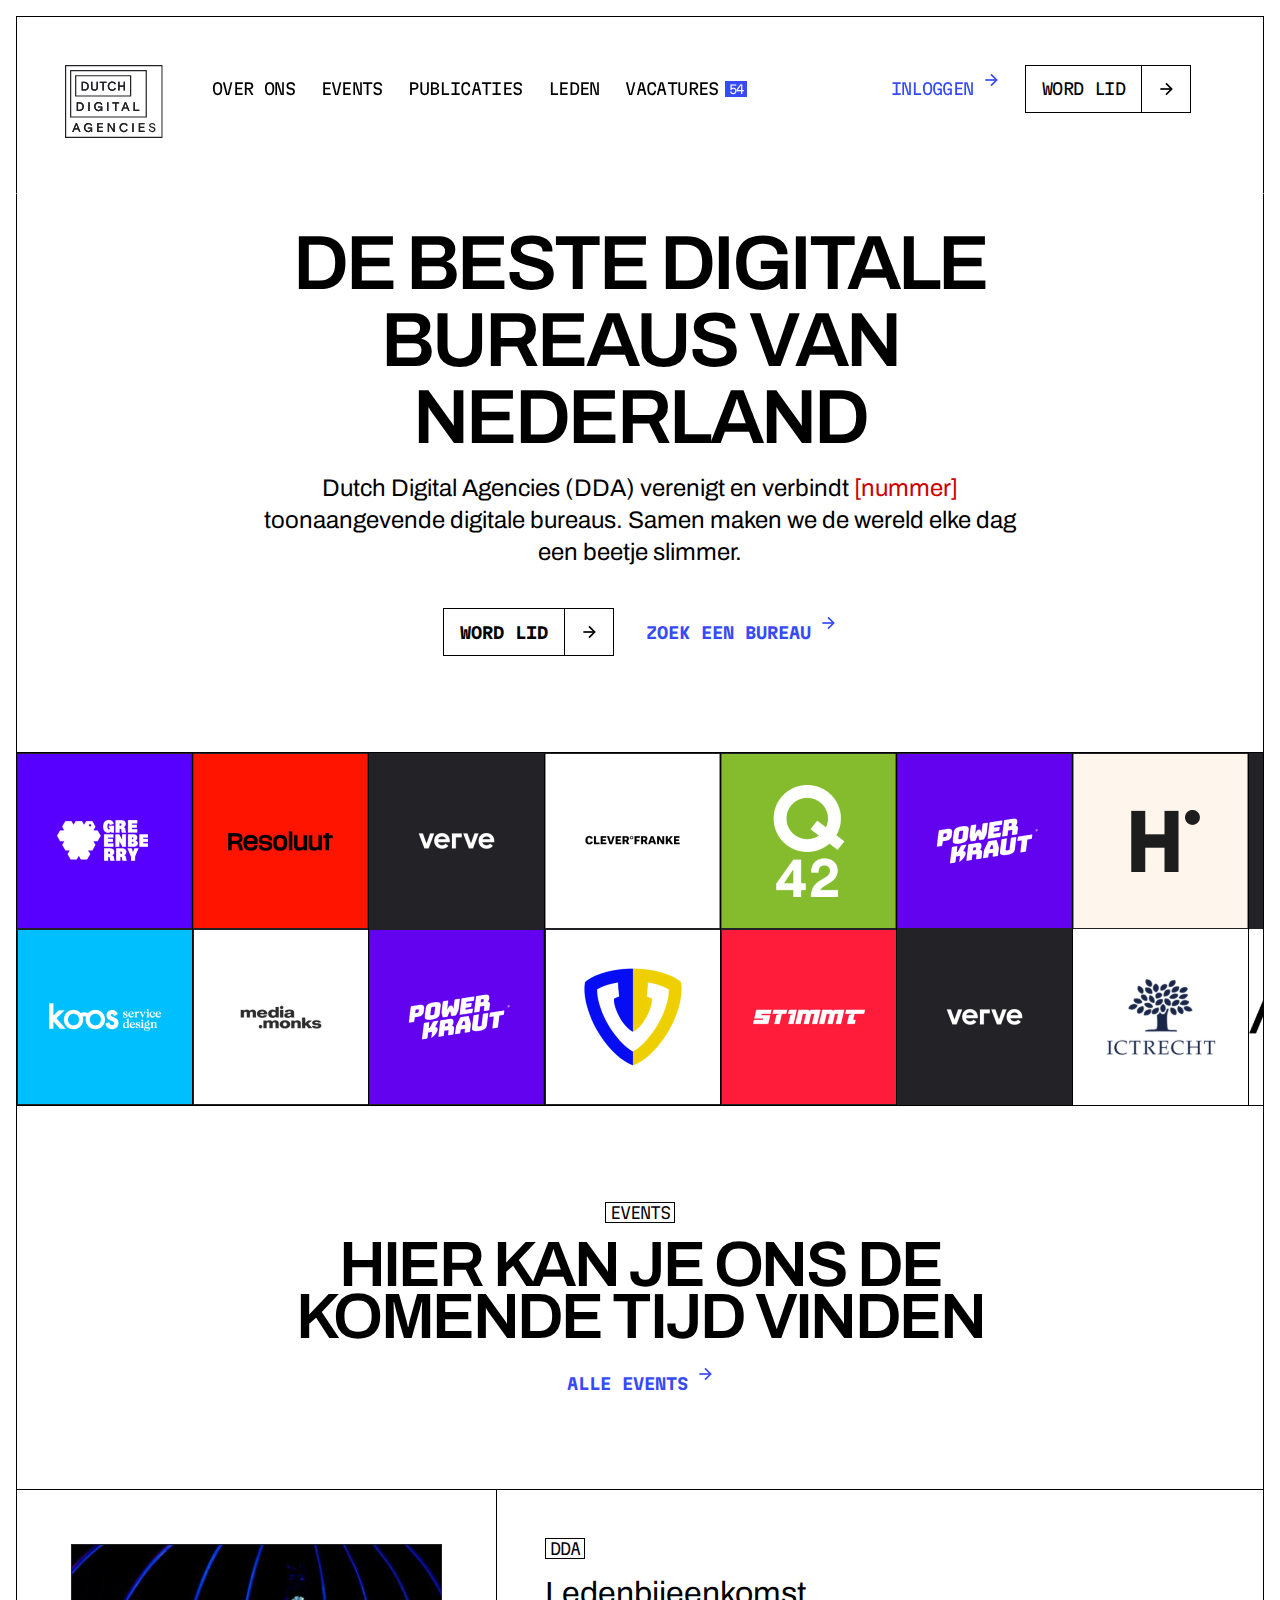
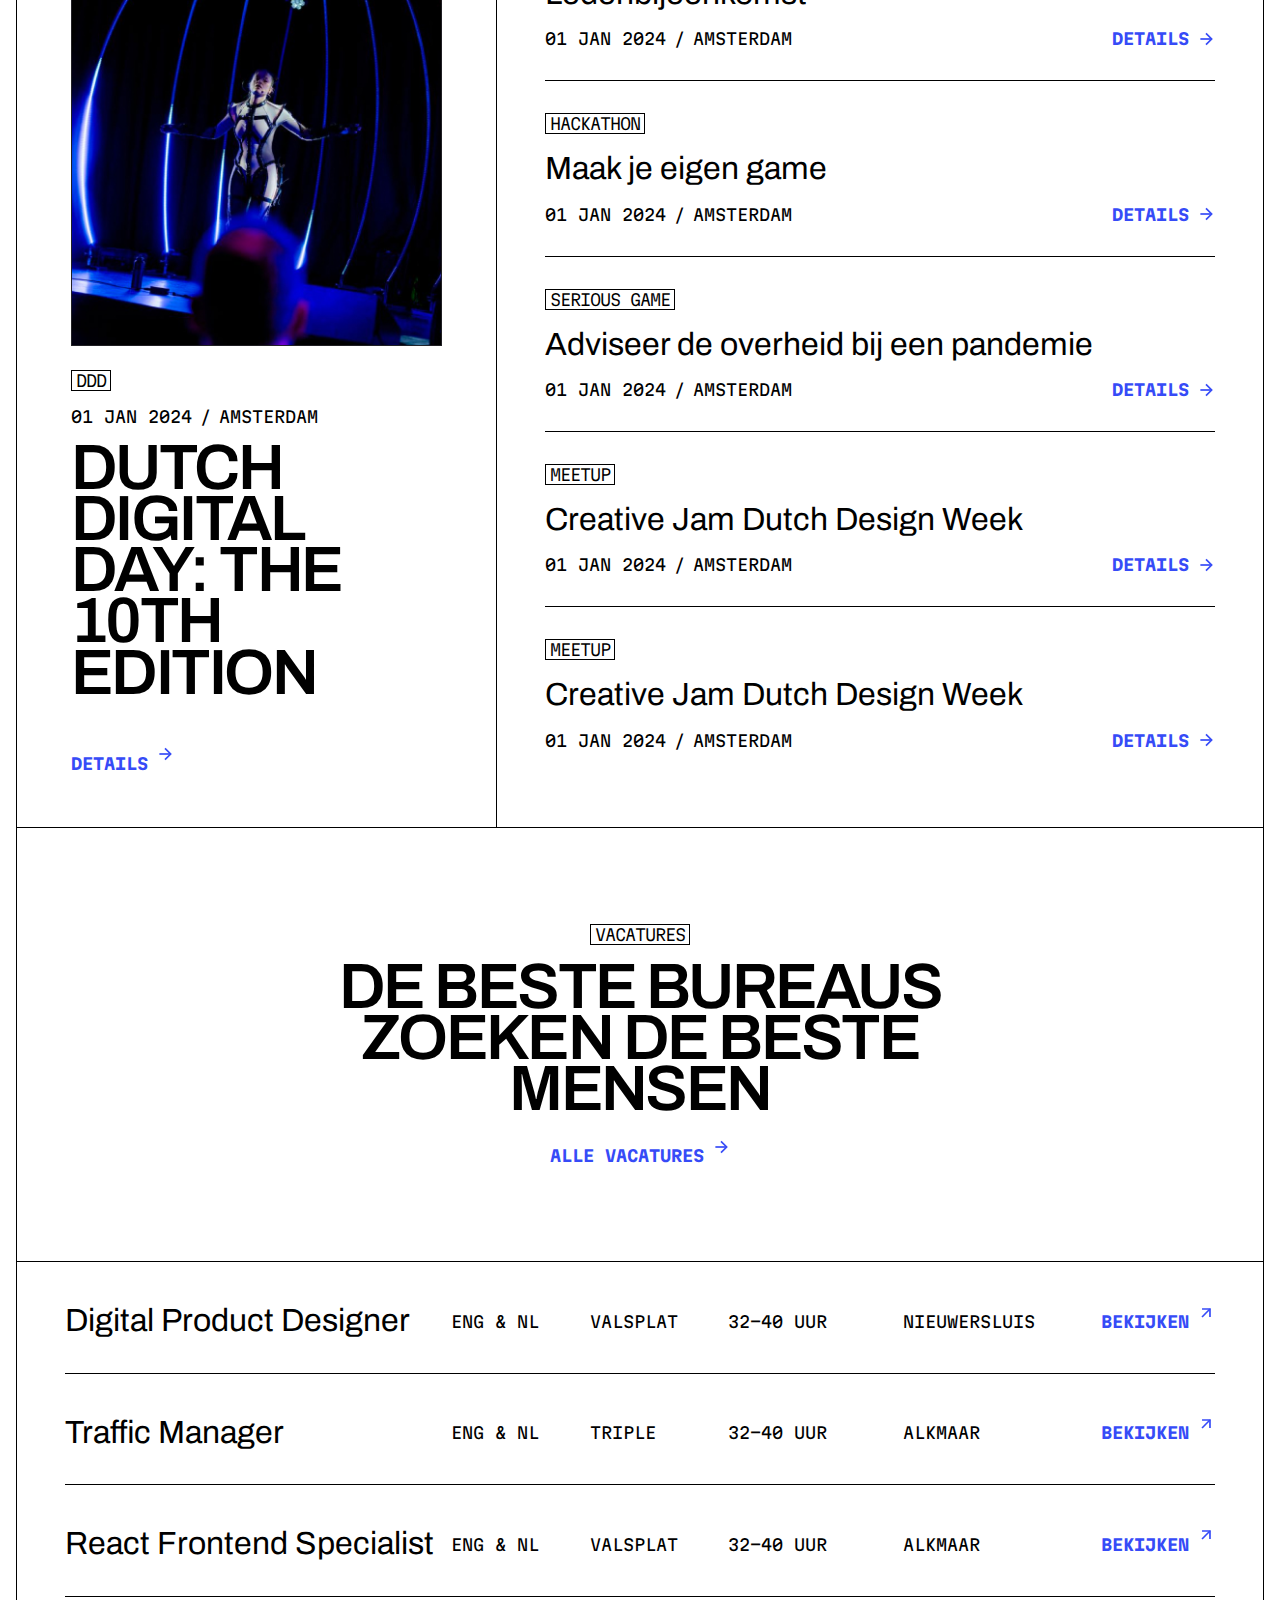
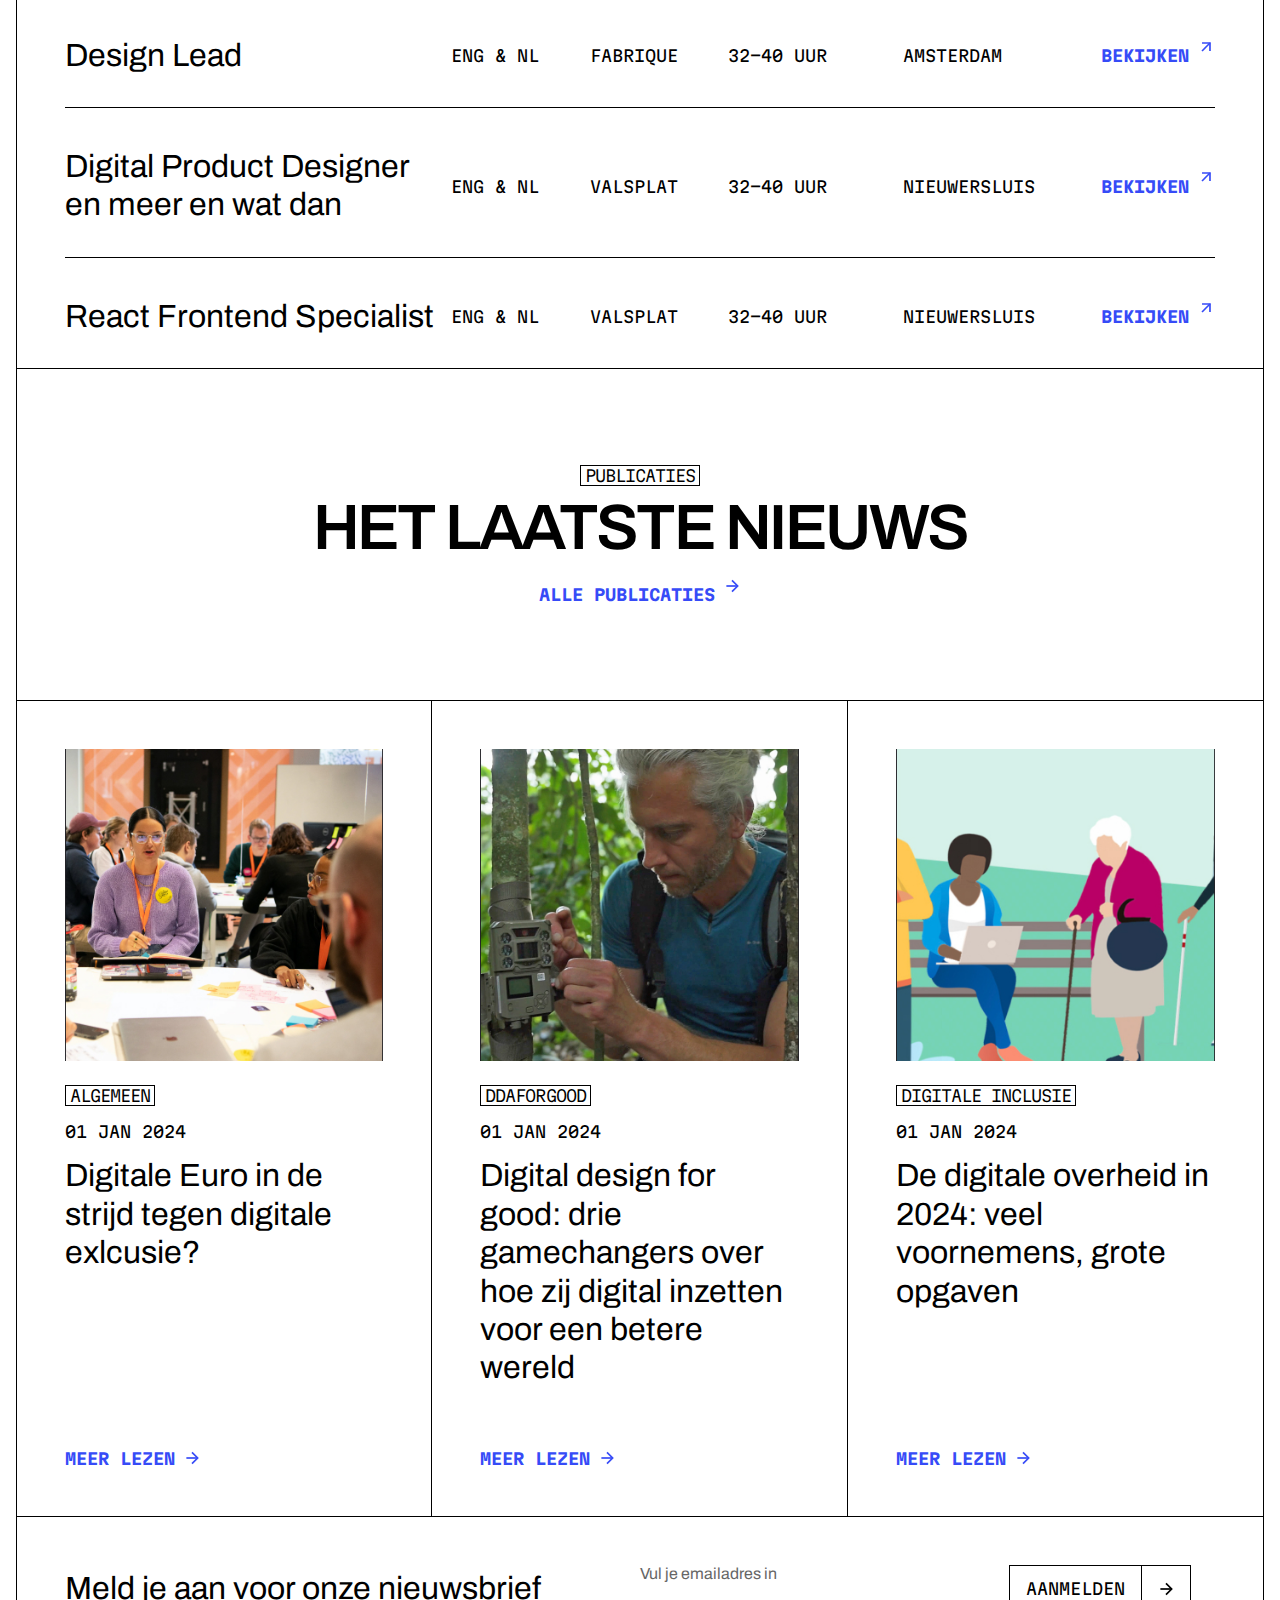
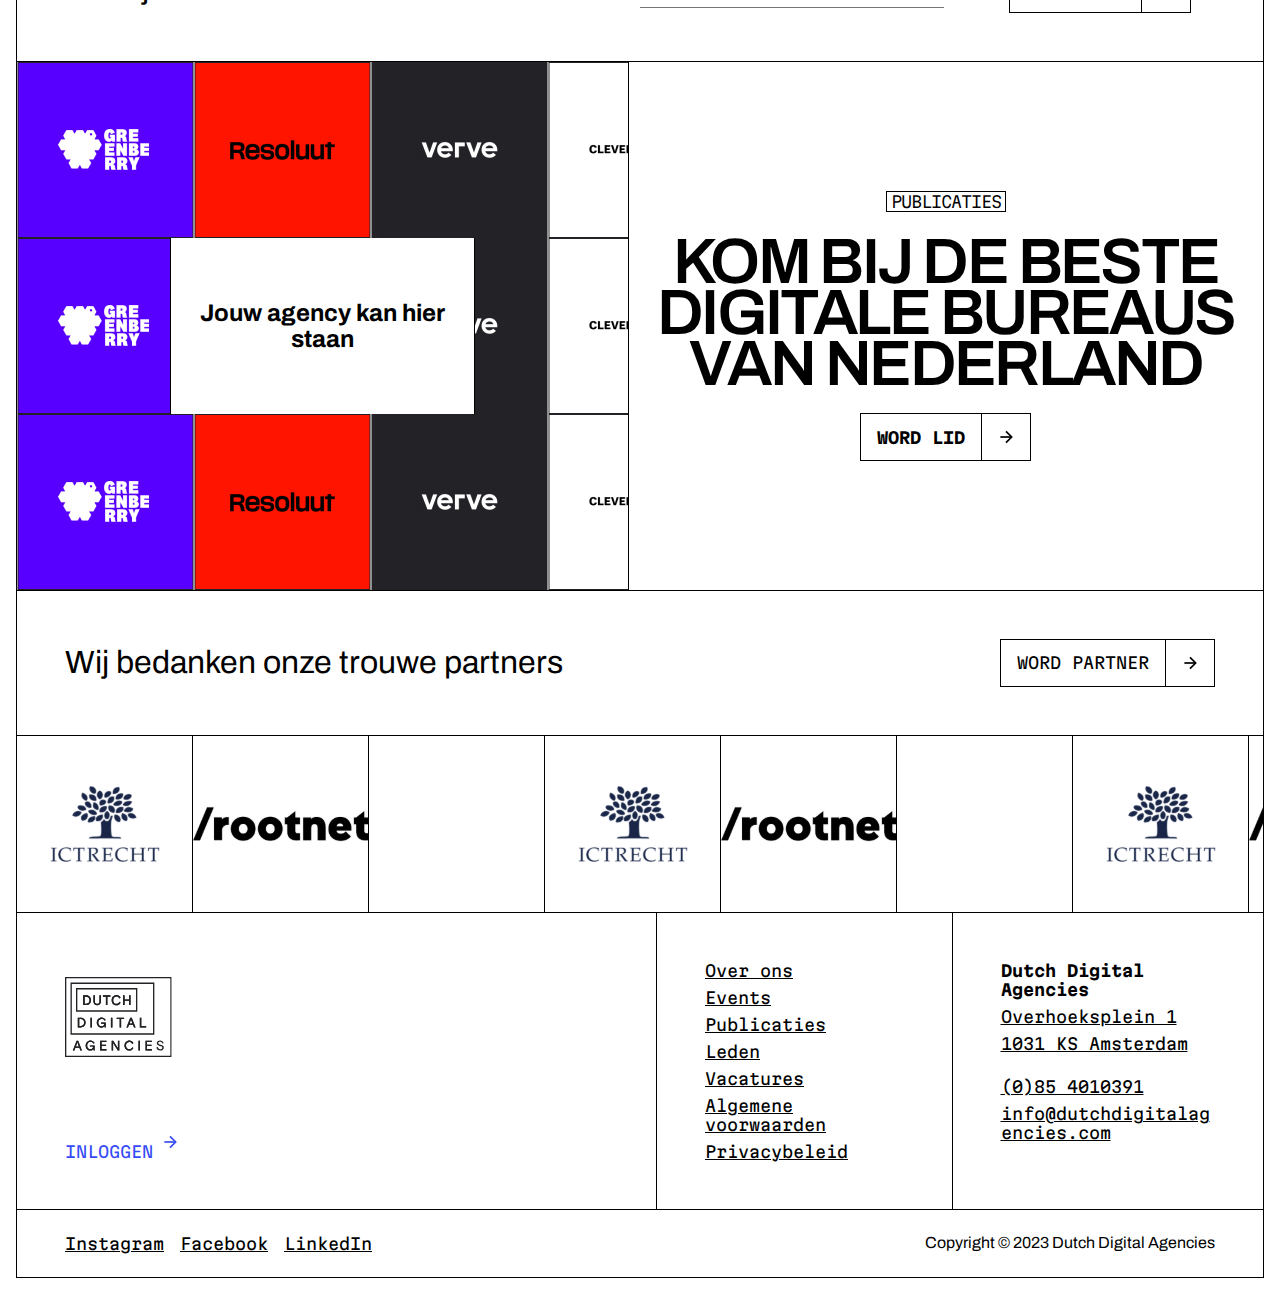
<file: index.html>
<!DOCTYPE html>
<html lang="nl">
  <head>
    <meta charset="UTF-8" />
    <meta name="viewport" content="width=device-width, initial-scale=1.0" />
    <link rel="shortcut icon" href="./assets/icons/faviconV2.png" type="image/x-icon">
    <link rel="stylesheet" href="./styles/general.css" />
    <link rel="stylesheet" href="./styles/offline.css" />
    <link
      rel="preload"
      href="https://raw.githubusercontent.com/julesbruins/look-and-feel-styleguide/main/fonts/Archivo-VariableFont.woff2"
      as="font"
      type="font/woff2"
      crossorigin="anonymous"
    />
    <link
      rel="preload"
      href="https://raw.githubusercontent.com/julesbruins/look-and-feel-styleguide/main/fonts/MartianMono-VariableFont.woff2"
      as="font"
      type="font/woff2"
      crossorigin="anonymous"
    />
    <link
      rel="preload"
      href="https://julesbruins.github.io/look-and-feel-styleguide/dda-gezamenlijk.css"
      as="style"
      onload="this.rel='stylesheet'"
      crossorigin
    />
    <link rel="stylesheet" href="./styles/components/vacancy-block.css" />
    <link rel="stylesheet" href="./styles/components/events-block.css" />
    <link rel="stylesheet" href="./styles/components/cards-block.css" />
    <link rel="stylesheet" href="./styles/components/cta-block.css" />
    <link rel="stylesheet" href="./styles/components/logo-block.css" />
    <link rel="stylesheet" href="./styles/components/footer.css" />
    <script src="./scripts/script.js" defer></script>
    <!-- help preload fonts by announcing them in the head-->
    <style>
      @font-face {
        font-family: "Archivo";
        src: url("https://raw.githubusercontent.com/julesbruins/look-and-feel-styleguide/main/fonts/Archivo-VariableFont.woff2")
          format("woff2");
        font-display: swap;
      }
      @font-face {
        font-family: "Martian Mono";
        src: url("https://raw.githubusercontent.com/julesbruins/look-and-feel-styleguide/main/fonts/MartianMono-VariableFont.woff2")
          format("woff2");
        font-display: swap;
      }
    </style>
    <title>HOME | DDA</title>
  </head>

  <body>
    <div class="container">
      <header>
        <nav>
          <div class="overlay"></div>
          <a href="./">
            <img
              src="./assets/icons/logo.svg"
              alt="Dutch Digital Agencies logo"
            />
          </a>
          <a
            href="#footer-menu"
            class="burger"
            aria-expanded="false"
            aria-controls="nav-items"
            >menu<span class="lines"></span><span class="lines"></span
            ><span class="lines"></span
          ></a>
          <div class="nav-items subtext">
            <ul>
              <li><a href="">over ons</a></li>
              <li><a href="">events</a></li>
              <li><a href="./publicaties.html">publicaties</a></li>
              <li><a href="">leden</a></li>
              <li>
                <a href="">vacatures <span>54</span></a>
              </li>
            </ul>
            <ul>
              <li>
                <a class="link blue" href=""
                  >inloggen
                  <div class="blue"></div
                ></a>
              </li>
              <li>
                <a class="btn" href="">
                  <p>word lid</p>
                  <div></div>
                </a>
              </li>
            </ul>
          </div>
        </nav>
      </header>
      <main>
        <section class="content-block">
          <h1 class="xxxl">De beste digitale bureaus van nederland</h1>
          <p class="md light">
            Dutch Digital Agencies (DDA) verenigt en verbindt
            <span>[nummer]</span>
            toonaangevende digitale bureaus. Samen maken we de wereld elke dag
            een beetje slimmer.
          </p>
          <div>
            <a class="btn bold" href="">
              <p>word lid</p>
              <div></div>
            </a>
            <a class="link" href="">
              zoek een bureau
              <div class="blue"></div>
            </a>
          </div>
        </section>
        <div class="companies-block">
          <div>
            <div class="group">
              <img src="./assets/logo/greenberry.jpg" alt="greenberry logo" />
              <img src="./assets/logo/resoluut.jpg" alt="resoluut logo" />
              <img src="./assets/logo/verve.jpg" alt="verve logo" />
              <img src="./assets/logo/cleverfranke.jpg" alt="cleverfranke logo" />
              <img src="./assets/logo/q42.jpg" alt="q42 logo" />
              <img src="./assets/logo/powerkraut.jpg" alt="powerkraut logo" />
              <img src="./assets/logo/hi.jpg" alt="hi logo" />
              <img src="./assets/logo/io.jpg" alt="io logo" />
              <img src="./assets/logo/greenberry.jpg" alt="greenberry logo" />
              <img src="./assets/logo/resoluut.jpg" alt="resoluut logo" />
              <img src="./assets/logo/verve.jpg" alt="verve logo" />
              <img src="./assets/logo/cleverfranke.jpg" alt="cleverfranke logo" />
              <img src="./assets/logo/q42.jpg" alt="q42 logo" />
              <img src="./assets/logo/powerkraut.jpg" alt="powerkraut logo" />
              <img src="./assets/logo/hi.jpg" alt="hi logo" />
              <img src="./assets/logo/io.jpg" alt="io logo" />
            </div>
            <div class="group" aria-hidden="true">
              <img src="./assets/logo/koos.jpg" loading="lazy" alt="koos logo" />
              <img src="./assets/logo/mediamonks.jpg" loading="lazy" alt="mediamonks logo" />
              <img src="./assets/logo/powerkraut.jpg" loading="lazy" alt="powerkraut logo" />
              <img src="./assets/logo/voorhoede.jpg" loading="lazy" alt="voorhoede logo" />
              <img src="./assets/logo/stimmt.jpg" loading="lazy" alt="stimmt logo" />
              <img src="./assets/logo/verve.jpg" loading="lazy" alt="verve logo" />
              <img src="./assets/logo/ictrecht.svg" loading="lazy" alt="ictrecht logo" />
              <img src="./assets/logo/rootnet.svg" loading="lazy" alt="rootnet logo" />
              <img src="./assets/logo/koos.jpg" loading="lazy" alt="koos logo" />
              <img src="./assets/logo/mediamonks.jpg" loading="lazy" alt="mediamonks logo" />
              <img src="./assets/logo/powerkraut.jpg" loading="lazy" alt="powerkraut logo" />
              <img src="./assets/logo/voorhoede.jpg" loading="lazy" alt="voorhoede logo" />
              <img src="./assets/logo/stimmt.jpg" loading="lazy" alt="stimmt logo" />
              <img src="./assets/logo/verve.jpg" loading="lazy" alt="verve logo" />
              <img src="./assets/logo/ictrecht.svg" loading="lazy" alt="ictrecht logo" />
              <img src="./assets/logo/rootnet.svg" loading="lazy" alt="rootnet logo" />
            </div>
          </div>
        </div>
        <section class="content-block">
          <p class="label">events</p>
          <h2 class="xxl uppercase">Hier kan je ons de komende tijd vinden</h2>
          <a href="" class="link">
            alle events
            <div class="blue"></div>
          </a>
        </section>
        <div class="events-block">
          <div>
            <img
              src="assets/images/dutch-digital-day.jpg"
              alt="dutch digital day"
            />
            <div>
              <article>
                <p class="label">ddd</p>
                <p><time datetime="2024-01-01">01 jan 2024</time>amsterdam</p>
                <h3 class="xxl uppercase">
                  DUTCH DIGITAL DAY: THE 10TH EDITION
                </h3>
              </article>
              <a href="" class="link">
                details
                <div class="blue"></div>
              </a>
            </div>
          </div>
          <ul>
            <li>
              <p class="label">DDA</p>
              <h3 class="lg">Ledenbijeenkomst</h3>
              <div>
                <p><time datetime="2024-01-01">01 jan 2024</time>Amsterdam</p>
                <a href="" class="link">
                  details
                  <div class="blue"></div>
                </a>
              </div>
            </li>
            <li>
              <p class="label">hackathon</p>
              <h3 class="lg">Maak je eigen game</h3>
              <div>
                <p><time datetime="2024-01-01">01 jan 2024</time>Amsterdam</p>
                <a href="" class="link">
                  details
                  <div class="blue"></div>
                </a>
              </div>
            </li>
            <li>
              <p class="label">serious game</p>
              <h3 class="lg">Adviseer de overheid bij een pandemie</h3>
              <div>
                <p><time datetime="2024-01-01">01 jan 2024</time>Amsterdam</p>
                <a href="" class="link">
                  details
                  <div class="blue"></div>
                </a>
              </div>
            </li>
            <li>
              <p class="label">meetup</p>
              <h3 class="lg">Creative Jam Dutch Design Week</h3>
              <div>
                <p><time datetime="2024-01-01">01 jan 2024</time>Amsterdam</p>
                <a href="" class="link">
                  details
                  <div class="blue"></div>
                </a>
              </div>
            </li>
            <li>
              <p class="label">meetup</p>
              <h3 class="lg">Creative Jam Dutch Design Week</h3>
              <div>
                <p><time datetime="2024-01-01">01 jan 2024</time>Amsterdam</p>
                <a href="" class="link">
                  details
                  <div class="blue"></div>
                </a>
              </div>
            </li>
          </ul>
        </div>
        <section class="content-block">
          <p class="label">Vacatures</p>
          <h2 class="xxl uppercase">De beste bureaus zoeken De beste mensen</h2>
          <a href="" class="link">
            alle Vacatures
            <div class="blue"></div>
          </a>
        </section>
        <!-- subgrid ombouw -->
        <ul class="vacancy-block">
          <li>
            <h3 class="lg">Digital Product Designer</h3>
            <div class="data">
              <div class="group">
                <p>Eng & NL</p>
                <p>Valsplat</p>
                <p>32-40 uur</p>
              </div>
              <p>Nieuwersluis</p>
              <a class="outgoing" href="">
                Bekijken
                <div class="blue"></div>
              </a>
            </div>
          </li>
          <li>
            <h3 class="lg">Traffic Manager</h3>
            <div class="data">
              <div class="group">
                <p>Eng & NL</p>
                <p>TRIPLE</p>
                <p>32-40 uur</p>
              </div>

              <p>Alkmaar</p>
              <a class="outgoing" href="">
                Bekijken
                <div class="blue"></div>
              </a>
            </div>
          </li>
          <li>
            <h3 class="lg">React Frontend Specialist</h3>
            <div class="data">
              <div class="group">
                <p>Eng & NL</p>
                <p>Valsplat</p>
                <p>32-40 uur</p>
              </div>
              <p>Alkmaar</p>
              <a class="outgoing" href="">
                Bekijken
                <div class="blue"></div>
              </a>
            </div>
          </li>
          <li>
            <h3 class="lg">Design Lead</h3>
            <div class="data">
              <div class="group">
                <p>Eng & NL</p>
                <p>Fabrique</p>
                <p>32-40 uur</p>
              </div>

              <p>Amsterdam</p>
              <a class="outgoing" href="">
                Bekijken
                <div class="blue"></div>
              </a>
            </div>
          </li>
          <li>
            <h3 class="lg">Digital Product Designer en meer en wat dan</h3>
            <div class="data">
              <div class="group">
                <p>Eng & NL</p>
                <p>valsplat</p>
                <p>32-40 uur</p>
              </div>

              <p>nieuwersluis</p>
              <a class="outgoing" href="">
                Bekijken
                <div class="blue"></div>
              </a>
            </div>
          </li>
          <li>
            <h3 class="lg">React Frontend Specialist</h3>
            <div class="data">
              <div class="group">
                <p>Eng & NL</p>
                <p>Valsplat</p>
                <p>32-40 uur</p>
              </div>

              <p>nieuwersluis</p>
              <a class="outgoing" href="">
                Bekijken
                <div class="blue"></div>
              </a>
            </div>
          </li>
        </ul>
        <section class="content-block">
          <p class="label">publicaties</p>
          <h2 class="xxl uppercase">het laatste nieuws</h2>
          <a href="./publicaties.html" class="link">
            Alle publicaties
            <div class="blue"></div>
          </a>
        </section>
        <div class="cards-block optional-spacing bottom">
          <article>
            <img src="./assets/images/cards1.jpg" alt="" />
            <div>
              <p class="label">algemeen</p>
              <time datetime="2024-01-01">01 jan 2024</time>
              <h3 class="lg">
                Digitale Euro in de strijd tegen digitale exlcusie?
              </h3>
              <div>
                <a href="" class="link">
                  meer lezen
                  <div class="blue"></div>
                </a>
              </div>
            </div>
          </article>
          <article>
            <img src="./assets/images/cards2.jpg" alt="" />
            <div>
              <p class="label">DDAforgood</p>
              <time datetime="2024-01-01">01 jan 2024</time>
              <h3 class="lg">
                Digital design for good: drie gamechangers over hoe zij digital
                inzetten voor een betere wereld
              </h3>
              <div>
                <a href="" class="link">
                  meer lezen
                  <div class="blue"></div>
                </a>
              </div>
            </div>
          </article>
          <article>
            <img src="./assets/images/cards3.jpg" alt="" />
            <div>
              <p class="label">digitale inclusie</p>
              <time datetime="2024-01-01">01 jan 2024</time>
              <h3 class="lg">
                De digitale overheid in 2024: veel voornemens, grote opgaven
              </h3>
              <div>
                <a href="" class="link">
                  meer lezen
                  <div class="blue"></div>
                </a>
              </div>
            </div>
          </article>
        </div>
        <section class="cta-block">
          <h2 class="lg">Meld je aan voor onze nieuwsbrief</h2>
          <form>
            <label for="mail">
              Vul je emailadres in
              <input required type="email" name="mail" id="mail" />
            </label>
            <button type="submit" class="btn">
              <p>aanmelden</p>
              <div></div>
            </button>
          </form>
        </section>
        <section class="logo-block">
          <div class="grid-items">
            <div class="grouping">
              <img src="./assets/logo/greenberry.jpg" loading="lazy" alt="" />
              <img src="./assets/logo/resoluut.jpg" loading="lazy" alt="" />
              <img src="./assets/logo/verve.jpg" loading="lazy" alt="" />
              <img src="./assets/logo/cleverfranke.jpg" loading="lazy" alt="" />
              <!-- double for a nice loop -->
              <img src="./assets/logo/greenberry.jpg" loading="lazy" alt="" />
              <img src="./assets/logo/resoluut.jpg" loading="lazy" alt="" />
              <img src="./assets/logo/verve.jpg" loading="lazy" alt="" />
              <img src="./assets/logo/cleverfranke.jpg" loading="lazy" alt="" />
            </div>
            <h2>Jouw agency kan hier staan</h2>
            <div class="grouping">
              <img src="./assets/logo/greenberry.jpg" loading="lazy" alt="greenberry logo" />
              <img src="./assets/logo/resoluut.jpg" loading="lazy" alt="resoluut logo" />
              <img src="./assets/logo/verve.jpg" loading="lazy" alt="verve logo" />
              <img src="./assets/logo/cleverfranke.jpg" loading="lazy" alt="cleverfranke logo" />
              <!-- double for a nice loop -->
              <img src="./assets/logo/greenberry.jpg" loading="lazy" alt="greenberry logo" />
              <img src="./assets/logo/resoluut.jpg" loading="lazy" alt="resoluut logo" />
              <img src="./assets/logo/verve.jpg" loading="lazy" alt="verve logo" />
              <img src="./assets/logo/cleverfranke.jpg" loading="lazy" alt="cleverfranke logo" />
            </div>
            <div class="grouping">
              <img src="./assets/logo/greenberry.jpg" loading="lazy" alt="greenberry logo" />
              <img src="./assets/logo/resoluut.jpg" loading="lazy" alt="resoluut logo" />
              <img src="./assets/logo/verve.jpg" loading="lazy" alt="verve logo" />
              <img src="./assets/logo/cleverfranke.jpg" loading="lazy" alt="cleverfranke logo" />
              <!-- double for a nice loop -->
              <img src="./assets/logo/greenberry.jpg" loading="lazy" alt="greenberry logo" />
              <img src="./assets/logo/resoluut.jpg" loading="lazy" alt="resoluut logo" />
              <img src="./assets/logo/verve.jpg" loading="lazy" alt="verve logo" />
              <img src="./assets/logo/cleverfranke.jpg" loading="lazy" alt="cleverfranke logo" />
            </div>
          </div>
          <article>
            <p class="label">publicaties</p>
            <h3 class="xxl uppercase">
              kom bij De beste digitale bureaus van nederland
            </h3>
            <a href="" class="btn bold"
              ><p>word lid</p>
              <div></div
            ></a>
          </article>
        </section>
        <section class="cta-block">
          <h2 class="lg">Wij bedanken onze trouwe partners</h2>
          <a class="btn" href="">
            <p>word partner</p>
            <div></div>
          </a>
        </section>
        <div class="companies-block no-spacing">
          <div>
            <div class="group">
              <img src="./assets/logo/ictrecht.svg" loading="lazy" alt="" />
              <img src="./assets/logo/rootnet.svg" loading="lazy" alt="" />
              <img src="./assets/logo/amac.svg" loading="lazy" alt="" />
              <img src="./assets/logo/ictrecht.svg" loading="lazy" alt="" />
              <img src="./assets/logo/rootnet.svg" loading="lazy" alt="" />
              <img src="./assets/logo/amac.svg" loading="lazy" alt="" />
              <img src="./assets/logo/ictrecht.svg" loading="lazy" alt="" />
              <img src="./assets/logo/rootnet.svg" loading="lazy" alt="" />
              <img src="./assets/logo/amac.svg" loading="lazy" alt="" />
              <img src="./assets/logo/ictrecht.svg" loading="lazy" alt="" />
              <img src="./assets/logo/rootnet.svg" loading="lazy" alt="" />
              <img src="./assets/logo/amac.svg" loading="lazy" alt="" />
              <img src="./assets/logo/ictrecht.svg" loading="lazy" alt="" />
              <img src="./assets/logo/rootnet.svg" loading="lazy" alt="" />
              <img src="./assets/logo/amac.svg" loading="lazy" alt="" />
              <img src="./assets/logo/ictrecht.svg" loading="lazy" alt="" />
              <img src="./assets/logo/rootnet.svg" loading="lazy" alt="" />
              <img src="./assets/logo/amac.svg" loading="lazy" alt="" />
            </div>
          </div>
        </div>
        <footer>
          <div class="wrapper">
            <div class="bulk-block">
              <a href="./">
                <img
                  src="./assets/icons/logo.svg"
                  loading="lazy"
                  alt="Dutch Digital Agencies logo"
                />
              </a>
              <a href="" class="link neutral"
                ><p>inloggen</p>
                <div class="blue"></div
              ></a>
            </div>
            <nav id="footer-menu">
              <a href="">Over ons</a>
              <a href="">Events</a>
              <a href="./publicaties.html">Publicaties</a>
              <a href="">Leden</a>
              <a href="">Vacatures</a>
              <a href="">Algemene voorwaarden</a>
              <a href="">Privacybeleid</a>
            </nav>
            <address>
              <div>
                <p>Dutch Digital Agencies</p>
                <a
                  href="https://www.google.nl/maps/place/Overhoeksplein+1,+1031+KS+Amsterdam/"
                  class="neutral"
                  ><p>Overhoeksplein 1</p>
                  <p>1031 KS Amsterdam</p>
                </a>
              </div>
              <div>
                <a href="tel:+31854010391">(0)85 4010391</a
                ><a href="mailto:info@dutchdigitalagencies.com"
                  >info@dutchdigitalagencies.com</a
                >
              </div>
            </address>
          </div>
          <div class="socials">
            <ul>
              <li><a href="">Instagram</a></li>
              <li><a href="">Facebook</a></li>
              <li><a href="">LinkedIn</a></li>
            </ul>
            <p>Copyright © 2023 Dutch Digital Agencies</p>
          </div>
        </footer>
      </main>
    </div>
  </body>
</html>
</file>
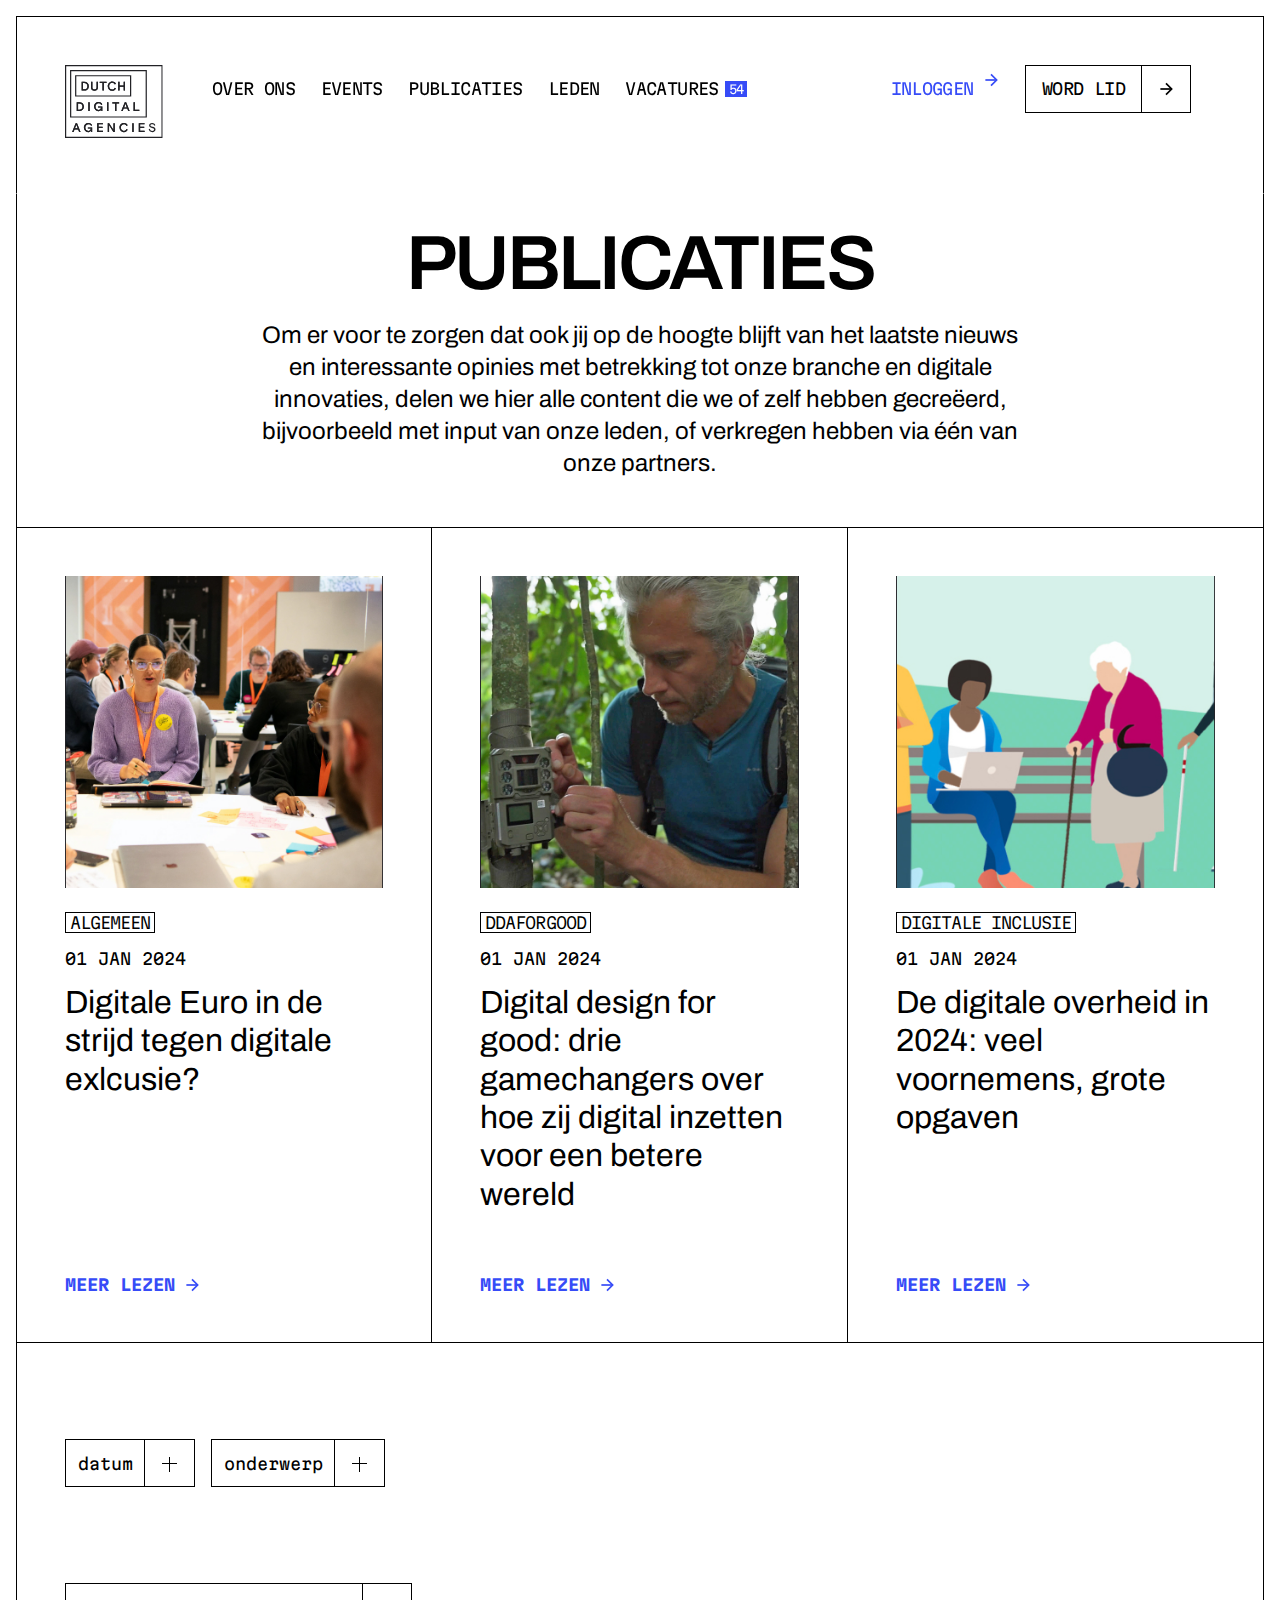
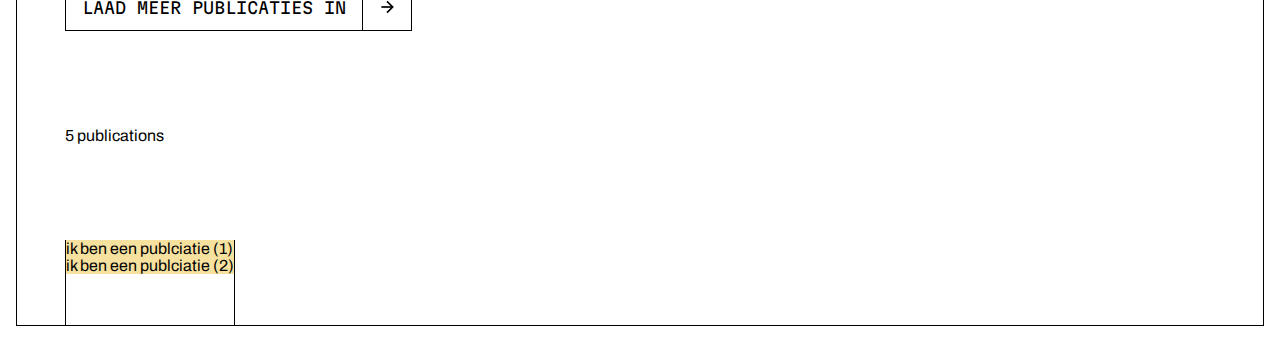
<file: publicaties.html>
<!DOCTYPE html>
<html lang="en">
  <head>
    <meta charset="UTF-8" />
    <meta name="viewport" content="width=device-width, initial-scale=1.0" />
    <link rel="stylesheet" href="./styles/general.css" />
    <link rel="stylesheet" href="./styles/components/filters.css" />
    <link rel="stylesheet" href="./styles/components/pub-listing.css">
    <link rel="stylesheet" href="./styles/components/cards-block.css" />
    <link rel="stylesheet" href="./styles/offline.css" />
    <link
      rel="preload"
      href="https://raw.githubusercontent.com/julesbruins/look-and-feel-styleguide/main/fonts/Archivo-VariableFont.woff2"
      as="font"
      type="font/woff2"
      crossorigin="anonymous"
    />
    <link
      rel="preload"
      href="https://raw.githubusercontent.com/julesbruins/look-and-feel-styleguide/main/fonts/MartianMono-VariableFont.woff2"
      as="font"
      type="font/woff2"
      crossorigin="anonymous"
    />
    <link
      rel="preload"
      href="https://julesbruins.github.io/look-and-feel-styleguide/dda-gezamenlijk.css"
      as="style"
      onload="this.rel='stylesheet'"
      crossorigin
    />
    <noscript
      ><link
        rel="stylesheet"
        href="https://julesbruins.github.io/look-and-feel-styleguide/dda-gezamenlijk.css"
      />
    </noscript>
    <script src="./scripts/script.js" defer></script>
    <!-- help preload fonts by announcing them in the head-->
    <style>
      @font-face {
        font-family: "Archivo";
        src: url("https://raw.githubusercontent.com/julesbruins/look-and-feel-styleguide/main/fonts/Archivo-VariableFont.woff2")
          format("woff2");
        font-display: swap;
      }
      @font-face {
        font-family: "Martian Mono";
        src: url("https://raw.githubusercontent.com/julesbruins/look-and-feel-styleguide/main/fonts/MartianMono-VariableFont.woff2")
          format("woff2");
        font-display: swap;
      }
    </style>
    <title>PUBLICATIES | DDA</title>
  </head>

  <body>
    <div class="container">
      <header>
        <nav>
          <div class="overlay"></div>
          <a href="./">
            <img
              src="./assets/icons/logo.svg"
              alt="Dutch Digital Agencies logo"
            />
          </a>
          <a
            href="#footer-menu"
            class="burger"
            aria-expanded="false"
            aria-controls="nav-items"
            >menu<span class="lines"></span><span class="lines"></span
            ><span class="lines"></span
          ></a>
          <div class="nav-items subtext">
            <ul>
              <li><a href="">over ons</a></li>
              <li><a href="">events</a></li>
              <li><a href="./publicaties.html">publicaties</a></li>
              <li><a href="">leden</a></li>
              <li>
                <a href="">vacatures <span>54</span></a>
              </li>
            </ul>
            <ul>
              <li>
                <a class="link blue" href=""
                  >inloggen
                  <div class="blue"></div
                ></a>
              </li>
              <li>
                <a class="btn" href="">
                  <p>word lid</p>
                  <div></div>
                </a>
              </li>
            </ul>
          </div>
        </nav>
      </header>
      <main>
        <section class="content-block">
          <h1 class="xxxl">Publicaties</h1>
          <p class="md light">Om er voor te zorgen dat ook jij op de hoogte blijft van het laatste nieuws en interessante opinies met betrekking tot onze branche en digitale innovaties, delen we hier alle content die we of zelf hebben gecreëerd, bijvoorbeeld met input van onze leden, of verkregen hebben via één van onze partners.</p>
        </section>
        <div class="cards-block optional-spacing top">
          <article>
            <img src="./assets/images/cards1.jpg" alt="" />
            <div>
              <p class="label">algemeen</p>
              <time datetime="2024-01-01">01 jan 2024</time>
              <h3 class="lg">
                Digitale Euro in de strijd tegen digitale exlcusie?
              </h3>
              <div>
                <a href="" class="link">
                  meer lezen
                  <div class="blue"></div>
                </a>
              </div>
            </div>
          </article>
          <article>
            <img src="./assets/images/cards2.jpg" alt="" />
            <div>
              <p class="label">DDAforgood</p>
              <time datetime="2024-01-01">01 jan 2024</time>
              <h3 class="lg">
                Digital design for good: drie gamechangers over hoe zij digital
                inzetten voor een betere wereld
              </h3>
              <div>
                <a href="" class="link">
                  meer lezen
                  <div class="blue"></div>
                </a>
              </div>
            </div>
          </article>
          <article>
            <img src="./assets/images/cards3.jpg" alt="" />
            <div>
              <p class="label">digitale inclusie</p>
              <time datetime="2024-01-01">01 jan 2024</time>
              <h3 class="lg">
                De digitale overheid in 2024: veel voornemens, grote opgaven
              </h3>
              <div>
                <a href="" class="link">
                  meer lezen
                  <div class="blue"></div>
                </a>
              </div>
            </div>
          </article>
        </div>
        <form>
          <details class="btn" name="filter">
            <summary>datum</summary>
            <div>
              <input name="optie" id="optie1" type="radio" /><label for="optie1"
                >optie 1</label
              >
              <input name="optie" id="optie2" type="radio" /><label for="optie2"
                >optie 2</label
              >
              <input name="optie" id="optie3" type="radio" /><label for="optie3"
                >optie 3</label
              >
              <input name="optie" id="optie4" type="radio" /><label for="optie4"
                >grote lange optie 4</label
              >
              <input name="optie" id="optie5" type="radio" /><label for="optie5"
                >nieuwbouwkeuken inzetten</label
              >
            </div>
          </details>
          <details class="btn" name="filter">
            <summary>onderwerp</summary>
            <div>
              <input
                name="onderwerpOptie"
                id="onderwerpOptie1"
                type="radio"
              /><label for="onderwerpOptie1">optie 1</label>
              <input
                name="onderwerpOptie"
                id="onderwerpOptie2"
                type="radio"
              /><label for="onderwerpOptie2">optie 2</label>
              <input
                name="onderwerpOptie"
                id="onderwerpOptie3"
                type="radio"
              /><label for="onderwerpOptie3">optie 3</label>
              <input
                name="onderwerpOptie"
                id="onderwerpOptie4"
                type="radio"
              /><label for="onderwerpOptie4">grote lange optie 4</label>
              <input
                name="onderwerpOptie"
                id="onderwerpOptie5"
                type="radio"
              /><label for="onderwerpOptie5">nieuwbouwkeuken inzetten</label>
            </div>
          </details>
        </form>
        <button class="btn revealer">
          <p>Laad meer publicaties in</p>
          <div></div>
        </button>
        <!-- static number for now -->
        <p>5 publications</p>
        <ul class="pub-list">
          <li class="displayed">ik ben een publciatie (1)</li>
          <li class="displayed">ik ben een publciatie (2)</li>
          <li>ik ben een publciatie (3)</li>
          <li>ik ben een publciatie (4)</li>
          <li>ik ben een publciatie (5)</li>
        </ul>
      </main>
    </div>
  </body>
</html>
</file>
<file: styles/general.css>
* {
  padding: 0;
  margin: 0;
  box-sizing: border-box;
}
/* multi page transition */
@view-transition {
  navigation: auto;
}
@media screen and (prefers-reduced-motion) {
  @view-transition {
    navigation: none;
  }
}



::view-transition-old(root) {
  animation: 0.7s page-out ease-in;
}
::view-transition-new(root) {
  animation: 0.7s page-in ease-out;
}
header {
  /* exclude this from the page transition */
  view-transition-name: header;
}
@keyframes page-out {
  0% {
    transform: translateY(0);
  }
  100% {
    transform: translateY(-100%);
  }
}
@keyframes page-in {
  0% {
    transform: translateY(100%);
  }
  100% {
    transform: translateY(0);
  }
}
html {
  scroll-behavior: smooth;
  min-height: 100vh;
}

img {
  max-width: 100%;
}

ul {
  list-style-type: none;
}

body {
  --linear-slider: 10s linear infinite;
  display: flex;
  justify-content: center;
  /* this is just for testing purposes */
  min-height: 200vh;
}

input,
a,
button,
summary {
  &:focus-within {
    /* maybe change this to important instead? the blue is easy to see though */
    outline: var(--blue) thick dotted;
  }
}

.overlay {
  top: 0;
  left: 0;
  pointer-events: none;
  position: fixed;
  width: 100%;
  height: 100%;
  z-index: 20;
  background: rgba(0, 0, 0, 0);
  transition: 0.3s ease 0.1s;
  &.open {
    background: rgba(0, 0, 0, 0.25);
  }
}

a {
  height: fit-content;
  color: var(--blue);
  text-decoration: none;
  position: relative;
  font-family: var(--secondary-font);
  text-transform: uppercase;
  transition: 0.2s ease;
  svg > path {
    stroke: var(--blue);
  }
  /* placeholder */
  &:hover {
    color: var(--blue);
    /* transform: skewX(5deg); */
  }
}
/*! .arrow {
  max-width: var(--size-sm);
  max-height: var(--size-sm);
} */
.link {
  display: flex;
  align-items: center;
  justify-content: end;
  font-weight: 700;
  gap: 0.5rem;
  transition: 0.5s ease;
  &:has(.blue):hover {
    color: var(--black);
    div::after {
      background: var(--black);
      transform: translateX(0.25rem);
    }
  }
  div {
    height: 1.125rem;
    aspect-ratio: 1;
    &::after {
      transition: 0.5s ease;
      content: "";
      background: var(--black);
      position: absolute;
      display: grid;
      place-self: center;
      mask: url(../assets/icons/arrow-right.svg) center/contain no-repeat;
      height: 1.125rem;
      aspect-ratio: 1;
    }
    &.blue {
      height: 1.125rem;
      &::after {
        background-color: var(--blue);
      }
    }
  }
}

.outgoing {
  display: flex;
  align-items: center;
  justify-content: end;
  font-weight: 700;
  gap: 0.5rem;
  ::after {
    transition: 0.3s ease;
  }
  &:not(.blue):hover {
    color: var(--black);
    > div::after {
      background: var(--black);
    }
    > div::after {
      background: var(--black);
      transform: translate(0.25rem, -0.25rem);
    }
  }
  > div {
    height: 1.125rem;
    aspect-ratio: 1;
    &::after {
      content: "";
      background: var(--black);
      position: absolute;
      display: grid;
      place-self: center;
      mask: url(../assets/icons/arrow-outgoing.svg) center/contain no-repeat;
      height: 1.125rem;
      aspect-ratio: 1;
    }
    &.blue {
      &::after {
        background-color: var(--blue);
      }
    }
  }
}

form {
  display: flex;
}

button {
  font-family: var(--secondary-font);
  text-transform: uppercase;
  width: fit-content;
  color: var(--black);
  &:hover {
    color: var(--blue);
    transition: color 0.3s ease;
  }
}

.btn {
  &:active {
    background: var(--important);
    border-style: dotted;
  }
  align-items: center;
  background: var(--white);
  display: inline-flex;
  height: 3rem;
  color: var(--black);
  border: 1px solid var(--black);
  stroke: initial;
  &:hover {
    div::after {
      transform: translateX(0.25rem);
    }
  }
  &:not(.blue):hover {
    > div::after {
      background: var(--blue);
    }
  }
  &:not(details) {
    > * {
      display: grid;
      place-content: center;
    }
  }
  span {
    border-right: 1px solid var(--black);
    padding: 0.875rem var(--size-sm);
    height: 100%;
  }
  div {
    height: 100%;
    width: 3rem;
    height: 3rem;
    position: relative;

    /* Only apply the ::after when the element is NOT inside a <details> */
    &:not(details) {
      &::after {
        transition: 0.3s ease;
        content: "";
        background: var(--black);
        position: absolute;
        display: grid;
        place-self: center;
        mask: url(../assets/icons/arrow-right.svg) center/contain no-repeat;
        height: 1.125rem;
        aspect-ratio: 1;
      }
      &.blue {
        &::after {
          background-color: var(--blue);
        }
      }
    }
  }

  p {
    font-size: var(--size-sm);
    white-space: nowrap;
    border-right: 1px solid var(--black);
    padding: 0.875rem var(--size-sm);
    height: 100%;
  }
  cursor: pointer;
}

/* button animation, now to find a fitting animation for it... */
a:hover > div > img {
  transform: translateX(5px);
}

a:active {
  background-color: var(--important);
}

/* content */
main > * {
  grid-column: 1 / -1;
  margin: 3rem 0;
  &:last-child {
    margin-bottom: 0;
    border-bottom: none;
  }
}

main {
  overflow: hidden;
  grid-auto-rows: max-content;
  display: grid;
  grid-template-columns: repeat(4, 1fr);
  align-content: baseline;
  padding: 0 var(--size-sm);
  margin: 0 auto var(--size-sm) 0;
}

/* companies block */
.companies-block {
  overflow: hidden;
  height: fit-content;
  margin-left: -1rem;
  margin-right: -1rem;
  border: 1px solid var(--black);
  border-width: 1px 0;
  display: flex;
  flex-direction: column;
  &.no-spacing {
    margin-top: 0;
    margin-bottom: 0;
  }
  .group:nth-child(1) {
    animation: moveLeft var(--linear-slider);
    @media screen and (prefers-reduced-motion) {
      animation-play-state: paused;
    }
    &:hover {
      animation-play-state: paused;
    }
  }
  .group:nth-child(2) {
    animation: moveRight var(--linear-slider);
    @media screen and (prefers-reduced-motion) {
      animation-play-state: paused;
    }
    &:hover {
      animation-play-state: paused;
    }
  }
  > div {
    flex-wrap: wrap;
  }
  div {
    display: flex;
    img {
      border-right: 1px solid var(--black);
      aspect-ratio: 1;
      min-width: clamp(120px, 15vw, 176px);
      min-height: clamp(120px, 15vw, 176px);
      object-fit: cover;
      display: block;
    }
  }
}
@keyframes moveLeft {
  from {
    transform: translate(0%);
  }
  to {
    transform: translateX(-50%);
  }
}
@keyframes moveRight {
  from {
    transform: translate(-50%);
  }
  to {
    transform: translateX(0);
  }
}

/* end of companies block */

/* content block */
.content-block > * {
  grid-column: 1 / -1;
  text-align: center;
}
.content-block {
  justify-items: center;
  gap: var(--size-sm) var(--size-sm);
  span:nth-child(1) {
    width: fit-content;
  }
  div {
    flex-direction: column;
    @media (min-width: 769px) {
      flex-direction: row;
    }
  }
  > a {
    margin-top: var(--size-sm);
  }
  &:has(h1) {
    > div {
      margin-top: 1.5rem;
    }
  }
}
.content-block :not(h1) span:not(a > span) {
  color: var(--warning);
}
.content-block > div:not(:has(h1)) {
  display: flex;
  justify-content: center;
  gap: var(--size-md);
  align-items: center;
}

.content-block h1 {
  display: flex;
  flex-direction: column;
  align-items: center;
}

/* end of content block */

header {
  position: sticky;
  top: 0;
  z-index: 10;
  box-shadow: 0 -1rem 0 0 var(--white);
}
header img {
  min-height: 2.5rem;
  max-height: 3.75rem;
  height: 100%;
}

/* container */
.container {
  max-width: 1440px;
  min-height: calc(100% - 1.125rem);
  width: 100%;
  @media (min-width: 769px) {
    margin: 0 var(--size-sm);
  }
}
/* end of container */

nav:not(#footer-menu) {
  position: relative;
  height: 5rem;
  padding: 0.75rem 0.875rem;
  background: var(--white);
  display: flex;
  justify-content: space-between;
  border-bottom: 1px solid var(--black);
  position: relative;
  &::after {
    content: "";
    background: var(--black);
    width: 100%;
    height: 1px;
    position: absolute;
    z-index: 1000;
    bottom: -1px;
    left: 0;
  }
  /* overflow: hidden; */
  .nav-items {
    max-width: 360px;
    width: 100%;
    z-index: 30;
    border-top: 1px solid var(--black);
    padding: 0 1.5rem;
    background: var(--white);
    top: 0;
    height: 100%;
    right: 0;
    transform: translateX(100%);
    position: fixed;
    transition: 0.3s ease;
    @media screen and (prefers-reduced-motion) {
      transition: none;
    }
    display: flex;
    justify-content: center;
    flex-direction: column;
    ul {
      padding: 3rem 0;
      &:first-of-type {
        border-bottom: 1px solid var(--black);
        > * {
          margin: 3rem 0;
          &:first-of-type,
          &:last-of-type {
            margin: 0;
          }
        }
        a {
          gap: 0.375rem;
        }
      }
      &:last-of-type > :first-child {
        margin-bottom: 1.5rem;
      }
      li {
        a {
          color: var(--black);
          width: fit-content;
          align-items: center;
          display: flex;
          &.link {
            font-weight: 400;
            color: var(--blue);
            gap: 0.5rem;
            &:hover {
              color: var(--black);
              div::after {
                background: var(--black);
                transform: translateX(0.25rem);
              }
            }
          }
          &:hover {
            color: var(--blue);
          }
          &.active {
            color: var(--blue);
            font-weight: 700;
          }
          span {
            padding: 0 0.25rem;
            font-size: 0.75rem;
            background-color: var(--blue);
            height: fit-content;
            line-height: var(--size-sm);
            color: var(--white);
          }
        }
      }
    }
  }
  .nav-items.open {
    transform: translateX(0);
  }
  > a:has(:not(img)) {
    text-align: center;
    height: 100%;
    aspect-ratio: 1;
    z-index: 100;
    padding: 0.5rem;
    color: inherit;
    display: flex;
    align-items: center;
    flex-direction: column;
    justify-content: space-between;
    border: 1px solid var(--black);

    .lines {
      pointer-events: none;
      background: var(--blue);
      display: block;
      background: var(--black);
      height: .125rem;
      width: 100%;
      &:nth-child(1) {
        place-self: end;
      }
      &:nth-child(3) {
        place-self: start;
      }
      transition: 0.3s ease;
    }
  }
  .open {
    .lines {
      width: 80%;
      &:nth-child(2) {
        width: 100%;
      }
    }
  }
}

section {
  display: grid;
  height: fit-content;
  grid-template-columns: subgrid;
}

/* md and lg screens */
@media screen and (min-width: 660px) {
  /* header | nav */

  header {
    /* zorgt ervoor dat de content / page layout niet shift */
    height: 178px; /* md+ */
    top: var(--size-sm);
    pointer-events: none;
    > * {
      pointer-events: all;
    }
    /* hide de borders van de main */
    img {
      max-height: 5rem;
    }
  }

  nav:not(#footer-menu) {
    padding: 0.75rem var(--size-sm);
    height: fit-content;
    border: 1px solid var(--black);
    .nav-items {
      display: flex;
    }
    &::after {
      height: 0;
    }
    top: 0;
  }

  /* 
stomme 'hack'
maar dit zorgt er wel voor dat de scroll header op elke browser werkt :)
*/
  header::before,
  header::after {
    content: "";
    background: var(--black);
    position: absolute;
    z-index: -1;
    top: 0;
    height: calc(100vh - var(--size-md));
    width: 1px;
  }
  header::before {
    left: 0;
  }
  header::after {
    right: 0;
  }

  nav ul li span {
    font-weight: 300;
  }
  /* end of nav | header */

  .content-block {
    grid-column: 3 / 11;
  }
  .companies-block {
    margin-left: -3rem;
    margin-right: -3rem;
  }

  main {
    padding: 0 3rem;
    border: 1px solid var(--black);
    border-top: none;
    grid-template-columns: repeat(12, 1fr);
    width: 100%;
    gap: 0 var(--size-md);
  }

  /* md+ nav | header */
  nav:not(#footer-menu) {
    height: 178px;
    padding: 3rem;
    border-bottom: 1px solid transparent;
    transition: 0.2s ease;
  }
  nav:not(#footer-menu).scrolled {
    height: 114px;
    padding: var(--size-sm) 3rem;
    border-bottom: 1px solid var(--black);
  }
  /* end of md+ nav | header */

  .container {
    margin: 0px var(--size-sm);
  }
}
/* end of md and lg screens */
/* hamburger menu removal */
@media screen and (min-width: 1180px) {
  .overlay.open {
    background-color: rgba(0, 0, 0, 0);
  }
  nav:not(#footer-menu) {
    > .burger {
      display: none;
    }
    color: var(--black);
    width: 100%;
    .nav-items {
      position: initial;
      max-width: unset;
      background: initial;
      flex-direction: row;
      border: none;
      transform: unset;
      ul {
        padding: 0;
        height: fit-content;
        min-height: 3rem;
        display: flex;
        flex-direction: row;
        width: 100%;
        justify-content: end;
        align-items: center;
        gap: clamp(var(--size-sm), 2vw, 3rem);
        &:first-of-type {
          border: none;
          text-wrap: nowrap;
          width: 60%;
          justify-content: start;
          margin: 0 clamp(var(--size-sm), 2vw, 3rem);
          gap: clamp(var(--size-sm), 2vw, var(--size-md));
          width: 100%;
          > * {
            margin: initial;
          }
        }
        &:last-of-type > :first-child {
          margin-bottom: initial;
        }
      }
    }
    div.open::before {
      display: none;
    }
  }
}

p:has(time) {
  font-family: var(--secondary-font);
  text-transform: uppercase;
  time::after {
    content: "/";
    padding: 0 0.5rem;
  }
}

time {
  text-transform: uppercase;
  font-family: var(--secondary-font);
}

::selection {
  background-color: var(--important);
  color: var(--blue);
}

p.label {
  display: inline-block;
}
</file>
<file: styles/offline.css>
/* Schrijf hier de verschillende stijlen, die gedeeld gaan
   worden door jullie projecten */
   @font-face {
    font-family: "Archivo";
    src: url(../fonts/Archivo-VariableFont.woff2) format("woff2");
  }
  
  @font-face {
    font-family: "Martian Mono";
    src: url(../fonts/MartianMono-VariableFont.woff2) format("woff2");
  }
  
  body {
    --primary-font: "Archivo", verdana;
    --secondary-font: "Martian Mono", sans-serif;
    --white: #ffffff;
    --black: #000000;
    --grey: #666666;
    --blue: #364bf7;
    --important: #f7e19f;
    --warning: #cc0000;
    --letter-spacing: -0.04em; /* -4% van de font size */
  
    /* spacing */
    --size-xs: 0.5rem;
    --size-sm: 1rem;
    --size-md: 2rem;
    --size-lg: 3rem;
    --size-xl: 4rem;
    --size-xxl: 6rem;
  
    /* default */
    background: var(--white);
    font-family: var(--primary-font);
  }
  
  /* Typografie */
  /* h1 */
  .xxxl {
    font-family: var(--primary-font);
    font-size: clamp(2.5rem, 6vw, var(--size-xxl));
    font-weight: 600; /* stays semibold */
    letter-spacing: var(--letter-spacing);
    line-height: clamp(1em, 5vw, var(--size-xxl));
    text-transform: uppercase;
  }
  
  /* h2 */
  .xxl {
    font-size: clamp(2.5rem, 5vw, var(--size-xl));
    font-weight: 600; /* stays semibold */
    letter-spacing: var(--letter-spacing);
    line-height: clamp(2.5rem, 4vw, var(--size-xl));
  }
  
  /* h3 */
  .xl {
    font-size: clamp(var(--size-md), 4vw, var(--size-lg));
    font-weight: 400; /* regular on sm | semiBold on md+ */
    letter-spacing: var(--letter-spacing);
    line-height: clamp(1.5rem, 3.5vw, 1em);
    text-transform: uppercase;
  }
  
  /* h4 */
  .lg {
    font-size: clamp(1.5rem, 3.5vw, var(--size-md));
    font-weight: 400; /* stays regular */
    letter-spacing: 0;
    line-height: clamp(var(--size-md), 3vw, 2.5rem);
  }
  
  /* h5 && h6 */
  .md {
    font-size: clamp(1.125rem, 2vw, 1.5rem);
    font-weight: 600; /* stays semibold */
    letter-spacing: 0;
    line-height: clamp(var(--size-md), 2vw, 2.5rem);
  }
  
  /* h6 */
  .light {
    font-weight: 400; /* stays regular */
  }
  
  /* p */
  .sm {
    font-size: clamp(var(--size-sm), 2.5vw, 1.125rem);
    font-weight: 400; /* stays regular */
    letter-spacing: 0;
    line-height: clamp(1.5rem, 2.5vw, var(--size-md));
  }
  
  /* p:has(time) */
  .subtext,
  .xs
   {
    font-size: var(--size-sm);
    font-weight: 400; /* stays regular */
    letter-spacing: var(--letter-spacing);
    line-height: 1.5rem;
    font-family: var(--secondary-font);
  }
  
  .label {
    font-size: var(--size-sm);
    font-family: var(--secondary-font);
    font-weight: 300;
    letter-spacing: -0.06em;
    border: 1px solid var(--black);
    text-transform: uppercase;
    padding: 0 .25rem;
  }
  
  .neutral {
    font-weight: 400;
  }
  
  .semi-bold {
    font-weight: 600;
  }
  
  .bold {
    font-weight: 700;
  }
  
  .uppercase {
    text-transform: uppercase;
  }
  
  a {
    color: var(--blue);
    text-decoration: none;
    position: relative;
    font-family: var(--secondary-font);
    text-transform: uppercase;
    svg > path {
      stroke: var(--blue);
    }
  }
  
  /* Formulier elementen */
</file>
<file: styles/components/vacancy-block.css>
/* vacancy block */
/* ? ombouwen naar grid ? */
.vacancy-block {
  margin-left: -1rem;
  margin-right: -1rem;
  border: 1px solid var(--black);
  border-width: 1px 0;
  padding: 0 var(--size-sm);
  flex-direction: column;
  li {
    display: flex;
    flex-direction: column;
    gap: var(--size-sm);
    padding: 2.5rem 0 var(--size-md) 0;
    h3 {
      grid-column: 1 / 5;
    }
    .data {
      font-family: var(--secondary-font);
      grid-column: span 8;
      height: 100%;
      display: flex;
      /* justify-content: space-between; */
      align-items: center;
      gap: var(--size-sm);
      p,
      a {
        display: inline-block;
        width: 20%;
        text-transform: uppercase;
        width: fit-content;
      }
      > p {
        margin-right: auto;
      }
      .group {
        gap: var(--size-sm) 0;
        display: flex;
        width: 100%;
        flex-wrap: wrap;
        > * {
          overflow-wrap: break-word;
          hyphens: auto;
          min-width: 125px;
          max-width: 33%;
          width: 100%;
        }
      }
      a {
        align-items: center;
        display: flex;
        gap: 0.5rem;
      }
      @media (max-width: 800px) {
        flex-direction: column;
        align-items: start;
      }
    }
  }
  li + li {
    border-top: 1px solid var(--black);
  }
}
/* end of vacancy block */
@media screen and (min-width: 660px) {
  .vacancy-block {
    margin-left: -3rem;
    margin-right: -3rem;

    li {
      .data {
        > .group {
          width: 60%;
          > * {
            width: 100%;
          }
        }
      }
    }
  }
}
@media screen and (min-width: 1180px) {
  /* vacancy block */
  /* ? ombouwen naar grid ? */
  .vacancy-block {
    border: 1px solid var(--black);
    border-width: 1px 0;
    padding: 0 var(--size-lg);
    display: grid;
    grid-template-columns: subgrid;
    flex-direction: column;
    li {
      display: grid;
      grid-template-columns: subgrid;
      grid-column: 1 / -1;
      padding: 2.5rem 0 var(--size-md) 0;
      align-items: center;
      /* ??? */
      /* change this */
      h3 {
        grid-column: 1 / 5;
      }
      .data {
        font-family: var(--secondary-font);
        grid-column: span 8;
        height: 100%;
        display: flex;
        justify-content: space-between;
        align-items: center;
        gap: var(--size-md);
        .group {
          width: 60%;
        }
        p,
        a {
          width: 20%;
          text-transform: uppercase;
        }
        a {
          display: flex;
          gap: 0.5rem;
          justify-content: end;
        }
      }
    }
    li + li {
      border-top: 1px solid var(--black);
    }
  }
  /* end of vacancy block */
}
</file>
<file: styles/components/events-block.css>
/* events block */
.events-block {
  display: flex;
  flex-direction: column;
  border: 1px solid var(--black);
  border-width: 1px 0;
  margin-left: -1rem;
  margin-right: -1rem;
  > div {
    padding: 1.5rem;
    display: flex;
    flex-direction: column;
    border-bottom: 1px solid var(--black);
    gap: var(--size-md);
    img {
      width: 100%;
      object-fit: cover;
    }
    article {
      margin-bottom: 3.5rem;
      /* alle child elementen met een neighbor in de div behalve de laatste */
      > * + *:not(:last-child) {
        margin: 1rem 0;
      }
    }
    a {
      width: fit-content;
    }
  }
  ul {
    padding: 1rem;
    height: 100%;
    width: 100%;
    flex-direction: column;
    h3 {
      text-transform: none;
    }
    li {
      height: fit-content;
      margin-bottom: var(--size-md);
      > *:not(:first-child):not(:last-child) {
        margin: 1rem 0;
      }
      div {
        display: flex;
        justify-content: space-between;
        flex-wrap: wrap;
        gap: 1rem 0;
        p {
          display: flex;
          flex-wrap: wrap;
          margin-right: 100px;
        }
      }
    }
    li:last-child {
      margin: 0;
    }
    li + li {
      padding-top: var(--size-md);
      border-top: 1px solid var(--black);
    }
  }
}
/* end of events block */
@media screen and (min-width: 660px) {
  .events-block {
    margin-left: -3rem;
    margin-right: -3rem;
    ul {
      padding: var(--size-lg);
    }
    > div {
      flex-direction: row;
      padding: var(--size-lg);
      img {
        width: 50%;
      }
    }
  }
}
@media screen and (min-width: 1180px) {
  .events-block {
    flex-direction: row;
    > div {
      padding: 3.375rem;
      gap: 0;
      flex-direction: column;
      border-bottom: 0;
      border-right: 1px solid var(--black);
      max-width: 30rem;
      img {
        width: 100%;
        margin-bottom: 1.5rem;
      }
    }
  }
}
</file>
<file: styles/components/cards-block.css>
.cards-block {
  border: 1px solid var(--black);
  border-width: 1px 0;
  margin-left: -1rem;
  margin-right: -1rem;
  &.optional-spacing {
    &.bottom {
      margin-bottom: 0;
    }
    &.top {
      margin-top: 0;
    }
  }
  @media (min-width: 660px) {
    margin-left: -3rem;
    margin-right: -3rem;
  }
  display: flex;
  flex-direction: column;
  article {
    padding: 1.5rem;
    grid-column: 1 / -1;
    display: flex;
    flex-direction: column;
    gap: 1.5rem;
    img {
      height: clamp(312px, 3vw, 416px);
      aspect-ratio: 1;
      object-fit: cover;
      object-position: center;
    }
    div {
      height: 100%;
      display: flex;
      flex-direction: column;
      gap: var(--size-sm);
      * {
        width: fit-content;
      }
      > div {
        height: 100%;
        width: 100%;
        display: flex;
        justify-content: flex-end;
        min-height: var(--size-xl);
      }
    }
    &:not(:last-child) {
      border-bottom: 1px solid var(--black);
    }
  }
}
@media screen and (min-width: 600px) {
  .cards-block {
    article {
      flex-direction: row;
      div > div {
        min-height: auto;
      }
    }
  }
}
@media screen and (min-width: 1180px) {
  .cards-block {
    flex-direction: row;
    padding: 0;
    article {
      padding: var(--size-lg);
      max-width: 33.33%;
      flex-direction: column;
      grid-column: span 4;
      &:not(:last-child) {
        border-bottom: none;
        border-right: 1px solid var(--black);
      }
      div > div {
        min-height: var(--size-xl);
      }
    }
  }
}
</file>
<file: styles/components/cta-block.css>
.cta-block {
  margin: 0 auto;
  margin-top: 0;
  margin-bottom: 0;
  padding: var(--size-lg) 0;
  display: flex;
  flex-direction: column;
  align-items: center;
  gap: 1.5rem;
  form {
    width: 100%;
    gap: 2.5rem;
    flex-direction: column;
    button {
      margin: 0 auto;
    }
  }
  label {
    display: flex;
    flex-direction: column;
    cursor: text;
    position: relative;
    z-index: 1;
    transition: 0.3s ease-in-out;
    color: var(--grey);
    &:focus-within {
      color: var(--blue);
    }
    input {
      pointer-events: all;
      border-width: 0 0 1px 0;
      padding: 5px;
      z-index: -1;
      width: 100%;
      background: transparent;
      outline-color: transparent;
      transition: outline-color 0.3s ease;
      &:user-invalid {
        outline-color: var(--warning);
        animation: 0.3s aaa ease-in-out;
        animation-iteration-count: 2;
      }
    }
  }
}
@keyframes aaa {
  from {
    background: var(--white);
  }
  to {
    background: var(--warning);
  }
}
@media screen and (min-width: 660px) {
  .cta-block {
    width: fit-content;
  }
  label {
    min-width: 304px;
  }
  form {
    justify-content: space-between;
    width: 100%;
  }
}

@media screen and (min-width: 1180px) {
  .cta-block {
    width: 100%;
    margin: 0;
    justify-content: space-between;
    flex-direction: row;
    form {
      width: 50%;
      flex-direction: row;
      justify-content: space-between;
    }
  }
}
</file>
<file: styles/components/logo-block.css>
.logo-block {
  border: 1px solid var(--black);
  border-width: 1px 0;
  display: flex;
  flex-direction: column;
  margin: 0 -1rem;
  > * {
    text-align: center;
    width: 100%;
  }
  .grid-items {
    overflow: hidden;
    display: grid;
    grid-template-columns: repeat(3, 1fr);
    align-content: center;
    h2 {
      display: inline-flex;
      align-items: center;
      justify-content: center;
      background: var(--white);
      height: 100%;
      padding: 1.5rem;
      grid-column: 1 / -1;
      grid-row: 2;
      z-index: 2;
    }
    .grouping {
      grid-column: 1 / -1;
      display: flex;
      will-change: transform;
      &:nth-of-type(2) {
        grid-row: 2;
      }
    }
  }
  article {
    display: flex;
    flex-direction: column;
    justify-content: center;
    align-items: center;
    gap: 1.5rem;
    padding: var(--size-xxl) 1.5rem;
  }
}
@media screen and (min-width: 660px) {
  .logo-block {
    margin-left: -3rem;
    margin-right: -3rem;
    flex-direction: row;
    .grid-items {
      grid-template-columns: repeat(4, 1fr);
    }
    article{
      border-left: 1px solid var(--black);
    }
  }
}
@media screen and (min-width: 1180px) {
  .logo-block {
    .grid-items h2 {
      border: 1px solid var(--black);
      border-width: 0 1px;
      grid-column: 2 / 4;
    }
  }
}

/* testing animations */
@keyframes movingLeft {
  from {
    transform: translate(0%);
  }
  to {
    transform: translateX(-100%);
  }
}
@keyframes movingRight {
  from {
    transform: translateX(-50%);
  }
  to {
    transform: translateX(0);
  }
}
</file>
<file: styles/components/footer.css>
footer {
  margin-top: unset;
  margin-left: -1rem;
  margin-right: -1rem;
  @media screen and (min-width: 660px) {
    margin-left: -3rem;
    margin-right: -3rem;
  }
  display: grid;
  grid-template-columns: subgrid;
  a {
    width: fit-content;
    &:not(.link) {
      display: inline-block;
      text-decoration: underline;
      color: var(--black);
      &:hover {
        color: var(--blue);
      }
    }
  }
  > * {
    grid-column: 1 / -1;
  }
  * {
    text-transform: none;
    word-break: break-word;
    hyphens: auto;
  }
  .wrapper {
    .bulk-block {
      display: flex;
      flex-direction: column;
      padding-top: var(--size-xl);
      gap: 2.5rem;
      .link {
        justify-content: unset;
        p {
          text-transform: uppercase;
        }
      }
    }
    #footer-menu {
      display: flex;
      flex-direction: column;
      gap: 0.5rem;
    }
    address {
      font-style: normal;
      font-family: var(--secondary-font);
      display: flex;
      flex-direction: column;
      gap: 1.5rem;
      > div {
        &:first-child > p {
          font-weight: 700;
        }
        > *:not(:first-child) {
          margin-top: 0.5rem;
          > *:not(:first-child) {
            margin-top: 0.5rem;
          }
        }
      }
      > * {
        width: fit-content;
      }
    }
    > * {
      padding: 2.5rem;
      padding-left: var(--size-sm);
      padding-right: var(--size-sm);
      border-bottom: 1px solid var(--black);
    }
  }
  .socials {
    padding: 2.5rem var(--size-sm) 3rem var(--size-sm);
    display: flex;
    flex-direction: column;
    gap: 1.5rem;
    ul {
      display: flex;
      gap: var(--size-sm);
    }
  }
}
@media screen and (min-width: 800px) {
  footer {
    .wrapper {
      display: grid;
      grid-template-columns: subgrid;
      .bulk-block {
        grid-column: 1 / 5;
        gap: unset;
        justify-content: space-between;
      }
      #footer-menu {
        grid-column: 5 / 9;
        padding: var(--size-lg) 0 var(--size-lg) var(--size-lg);
      }
      address {
        grid-column: 9 / 13;
      }
      > * {
        padding: var(--size-lg);
        border-bottom: none;
        &:not(:first-child) {
          border-left: 1px solid var(--black);
        }
      }
      border-bottom: 1px solid var(--black);
    }
    .socials {
      flex-direction: row;
      justify-content: space-between;
      padding: 1.5rem var(--size-lg);
    }
  }
}
@media screen and (min-width: 1180px) {
  footer {
    .wrapper {
      .bulk-block {
        grid-column: 1 / 7;
      }
      #footer-menu {
        grid-column: 7 / 10;
      }
      address {
        grid-column: 10 / 13;
      }
    }
  }
}
</file>
<file: styles/components/filters.css>
form{
  display: flex;
  gap: 1rem;
}

details {
  position: relative;
  background: lightblue;
  width: fit-content;
  display: flex;
  flex-direction: column;
  &:hover{
    &::before, &::after{
      background: var(--blue);
    }
  }
  &::before, &::after{
    content: '';
    position: absolute;
    right: 17px;
    top: 50%;
    width: 1px;
    transform-origin: center;
    height: 1px;
    background: var(--black);
    max-width: 15px;
    max-height: 15px;
    transition: .3s ease;
  }
  &::before{
    width: 100%;
  }
  &::after{
    right: 1.5rem;
    top: 16.5px;
    height: 100%;
  }
  &[open]{
    &::after{
      rotate: 90deg;
    }
  }
  summary {
    font-family: var(--secondary-font);
    width: 100%;
    height: var(--size-lg);
    padding: 14px calc(12px + 49px) 14px 12px;
    list-style: none;
    transition: .3s ease;
    > * {
      display: inline;
    }
    &::after{
      content: '';
      top: 0;
      right: 49px;
      position: absolute;
      width: 1px;
      height: 100%;
      max-height: var(--size-lg);
      background: var(--black);
    }
    &:hover{
      color: var(--blue);
    }
  }
  div {
    display: flex;
    flex-direction: column;
  }
  div.plus{
    position: absolute;
    z-index: 100;
  }
}

details.btn {
  align-items: flex-start;
  height: 100%;
  max-height: var(--size-lg);

  div {
    z-index: 10;
    background: var(--white);
    padding: .25rem 0;
    height: auto;
    width: auto;
    position: absolute;
    top: 100%;
    left: -1px;
    width: calc(100% + .125rem);
    border: 1px solid var(--black);
    label {
      width: 100%;
      text-align: left;
      padding: 0.75rem;
      font-family: var(--secondary-font);
      cursor: pointer;
      transition: color .3s ease;
      word-wrap: break-word;
      hyphens:auto;
      &:not(:last-child){
        border-bottom: 1px solid var(--black);
      }

    }
    input[type="radio"] {
      &:focus{
        outline: none;
      }
      appearance: none;
      height: 0;
      width: 0;
      &:checked + label, &:focus + label {
        outline: var(--blue) dotted thick;
        font-weight: 700;
        color: var(--blue);
      }
    }
    &::after {
      content: none;
    }
  }
}
</file>
<file: styles/components/pub-listing.css>
.pub-list {
    border: 1px solid var(--black);
    border-width: 0 1px;
    height: fit-content;
    overflow: hidden;
    width: fit-content;
    /* will-change: height; */
  }
  
  .pub-list li {

    position: relative;
    background: var(--important);
    &::after{
        content: "";
        position: absolute;
        top: 0;
        left: 0;
        width: 100%;
        height: 100%;
        background: var(--white);
        transform: translateX(0);
        transition: transform .3s ease-in .1s;
        will-change: transform;
    }
  }
  
  .pub-list li.displayed {
    display: block;
    &::after{
        transform : translateX(100%)
    }
  }
@media screen and (min-width: 660px) {
}
@media screen and (min-width: 1180px) {
}
</file>
